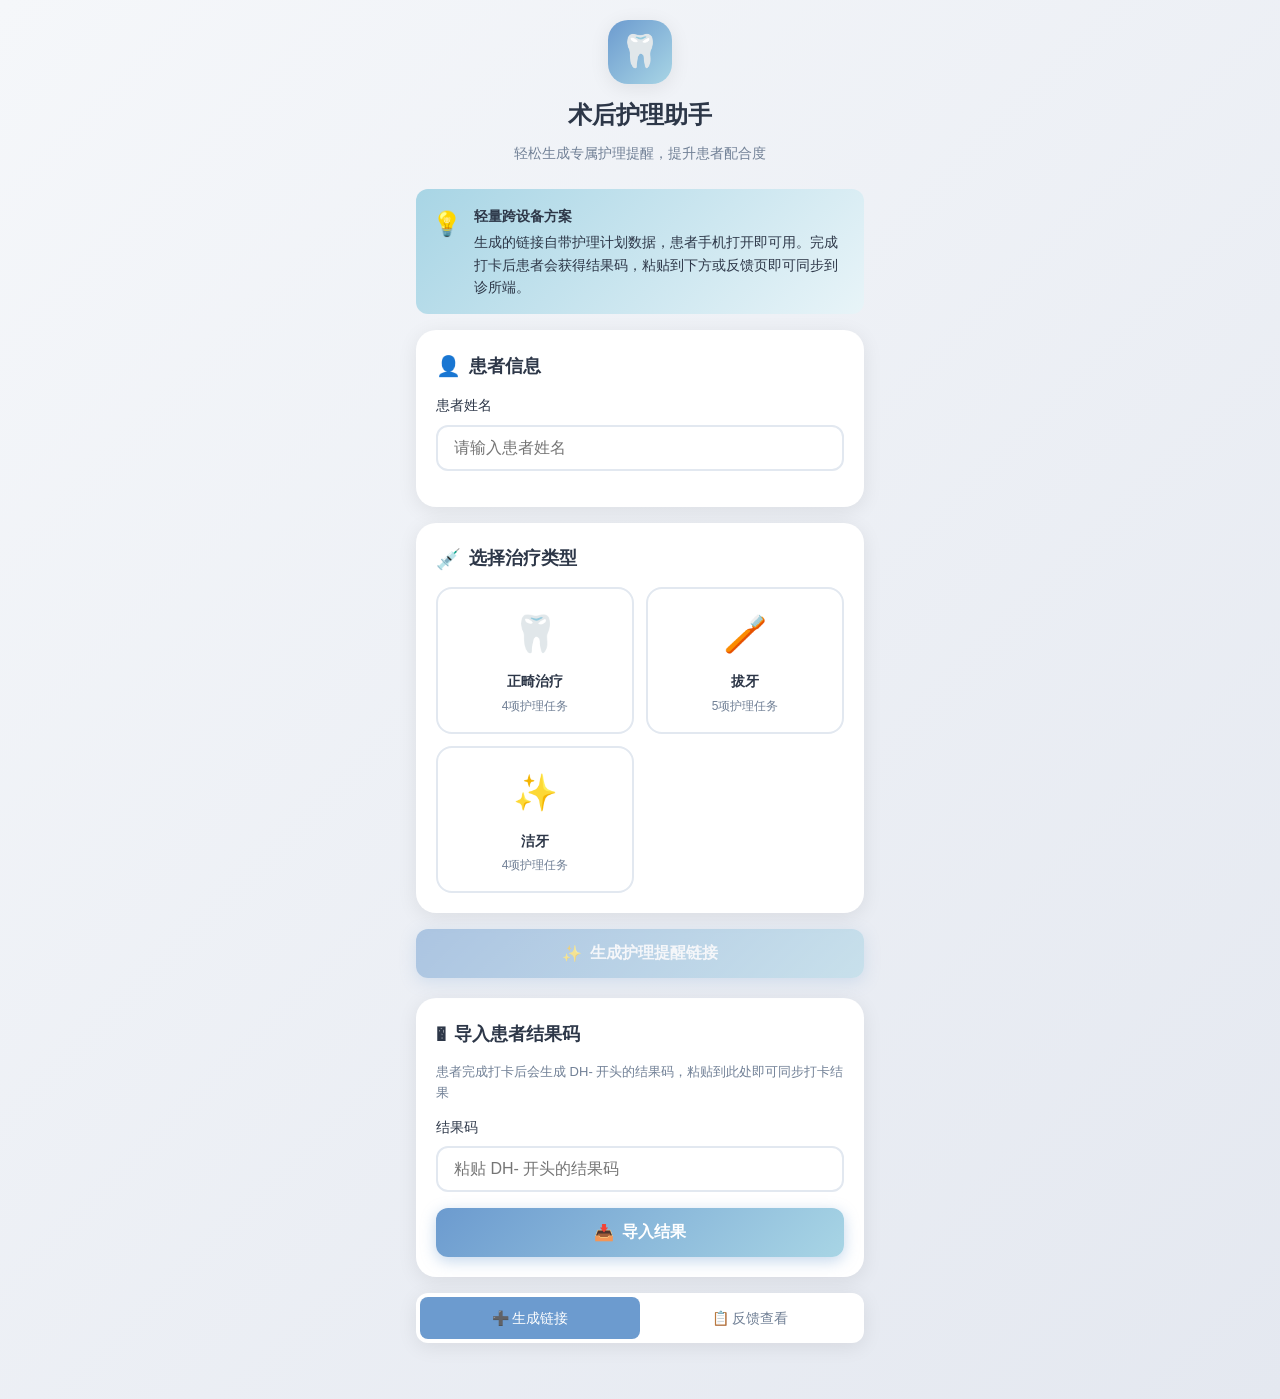
<file: index.html>
<!DOCTYPE html>
<html lang="zh-CN">
<head>
    <meta charset="UTF-8">
    <meta name="viewport" content="width=device-width, initial-scale=1.0">
    <title>牙科术后护理 - 诊所端</title>
    <link rel="stylesheet" href="css/style.css">
</head>
<body>
    <div class="container">
        <div class="header">
            <div class="logo">🦷</div>
            <h1>术后护理助手</h1>
            <p class="subtitle">轻松生成专属护理提醒，提升患者配合度</p>
        </div>

        <div class="tip-box">
            <span class="emoji">💡</span>
            <div class="content">
                <strong>轻量跨设备方案</strong>
                <span>生成的链接自带护理计划数据，患者手机打开即可用。完成打卡后患者会获得结果码，粘贴到下方或反馈页即可同步到诊所端。</span>
            </div>
        </div>

        <div class="card">
            <div class="card-title">
                <span class="icon">👤</span>
                患者信息
            </div>
            <div class="form-group">
                <label class="form-label" for="patientName">患者姓名</label>
                <input type="text" class="form-input" id="patientName" placeholder="请输入患者姓名" maxlength="20">
            </div>
        </div>

        <div class="card">
            <div class="card-title">
                <span class="icon">💉</span>
                选择治疗类型
            </div>
            <div class="treatment-options" id="treatmentOptions">
            </div>
        </div>

        <button class="btn btn-primary" id="generateBtn" disabled>
            <span>✨</span>
            生成护理提醒链接
        </button>

        <div id="linkResult" style="display: none;">
            <div class="card">
                <div class="card-title">
                    <span class="icon">🔗</span>
                    专属链接已生成
                </div>
                <p style="font-size: 14px; color: var(--text-light); margin-bottom: 12px;">
                    请将以下链接发送给患者（微信/短信），链接包含完整护理计划，任意设备打开均可使用
                </p>
                <div class="link-box">
                    <span class="link-text" id="linkText"></span>
                    <button class="btn-copy" id="copyBtn">复制链接</button>
                </div>
                <div style="display: flex; gap: 12px; margin-top: 12px;">
                    <button class="btn btn-secondary" id="openPatientBtn" style="flex: 1;">
                        <span>👁️</span>
                        预览患者页面
                    </button>
                </div>
            </div>
        </div>

        <div class="card" style="margin-top: 20px;">
            <div class="card-title">
                <span class="icon">�</span>
                导入患者结果码
            </div>
            <p style="font-size: 13px; color: var(--text-light); margin-bottom: 12px;">
                患者完成打卡后会生成 DH- 开头的结果码，粘贴到此处即可同步打卡结果
            </p>
            <div class="form-group">
                <label class="form-label" for="resultCodeInput">结果码</label>
                <input type="text" class="form-input" id="resultCodeInput" placeholder="粘贴 DH- 开头的结果码">
            </div>
            <button class="btn btn-primary" id="importBtn">
                <span>📥</span>
                导入结果
            </button>
        </div>

        <div class="nav-tabs">
            <div class="nav-tab active" id="navGenerate">
                <span>➕</span> 生成链接
            </div>
            <div class="nav-tab" id="navFeedback">
                <span>📋</span> 反馈查看
            </div>
        </div>
    </div>

    <div id="importModal" class="modal-overlay" style="display: none;">
        <div class="modal" id="importModalContent">
        </div>
    </div>

    <script src="js/app.js"></script>
    <script>
        let selectedTreatment = null;
        let generatedPlan = null;

        function initTreatmentOptions() {
            const container = document.getElementById('treatmentOptions');
            container.innerHTML = '';
            
            Object.entries(TREATMENT_TYPES).forEach(([key, treatment]) => {
                const card = document.createElement('div');
                card.className = 'treatment-card';
                card.dataset.type = key;
                card.innerHTML = `
                    <div class="emoji">${treatment.emoji}</div>
                    <div class="name">${treatment.name}</div>
                    <div style="font-size: 12px; color: var(--text-light); margin-top: 4px;">
                        ${treatment.tasks.length}项护理任务
                    </div>
                `;
                card.addEventListener('click', () => selectTreatment(key));
                container.appendChild(card);
            });
        }

        function selectTreatment(type) {
            selectedTreatment = type;
            document.querySelectorAll('.treatment-card').forEach(card => {
                card.classList.toggle('selected', card.dataset.type === type);
            });
            checkGenerateButton();
        }

        function checkGenerateButton() {
            const btn = document.getElementById('generateBtn');
            const name = document.getElementById('patientName').value.trim();
            btn.disabled = !selectedTreatment || !name;
        }

        function generateLink() {
            const patientName = document.getElementById('patientName').value.trim();
            if (!selectedTreatment || !patientName) return;

            generatedPlan = createCarePlan(selectedTreatment, patientName);
            const link = generatePatientLink(generatedPlan);
            
            document.getElementById('linkText').textContent = link;
            document.getElementById('linkResult').style.display = 'block';
            
            showSuccessModal();
        }

        function showSuccessModal() {
            const modal = document.createElement('div');
            modal.className = 'modal-overlay';
            modal.innerHTML = `
                <div class="modal">
                    <div class="emoji">🎉</div>
                    <h2>链接生成成功！</h2>
                    <p style="margin-bottom: 12px;">已为 <strong>${generatedPlan.patientName}</strong> 生成${generatedPlan.treatmentName}护理计划</p>
                    <p style="font-size: 13px; color: var(--text-light);">
                        链接已包含护理计划数据，发送给患者后任意设备均可打开
                    </p>
                    <div class="modal-buttons">
                        <button class="btn btn-secondary" id="modalClose">知道了</button>
                    </div>
                </div>
            `;
            document.body.appendChild(modal);
            
            document.getElementById('modalClose').addEventListener('click', () => {
                modal.remove();
            });
            
            modal.addEventListener('click', (e) => {
                if (e.target === modal) modal.remove();
            });
        }

        function copyLink() {
            const link = document.getElementById('linkText').textContent;
            copyToClipboard(link).then(() => {
                const btn = document.getElementById('copyBtn');
                btn.textContent = '已复制 ✓';
                btn.classList.add('copied');
                setTimeout(() => {
                    btn.textContent = '复制链接';
                    btn.classList.remove('copied');
                }, 2000);
            });
        }

        function openPatientPage() {
            if (generatedPlan) {
                window.open(generatePatientLink(generatedPlan), '_blank');
            }
        }

        function handleImport() {
            const code = document.getElementById('resultCodeInput').value.trim();
            if (!code) {
                showImportResult(false, '请输入结果码');
                return;
            }

            const result = importResultCode(code);
            showImportResult(result.success, result);
            document.getElementById('resultCodeInput').value = '';
        }

        function showImportResult(success, data) {
            const modal = document.getElementById('importModal');
            const content = document.getElementById('importModalContent');

            let html = '';
            if (success) {
                const icon = data.hasAbnormal ? '🚨' : '✅';
                const title = data.hasAbnormal ? '导入成功 - 含异常反馈' : '导入成功';
                html = `
                    <div class="emoji">${icon}</div>
                    <h2>${title}</h2>
                    <p style="margin-bottom: 12px;">
                        <strong>${data.patientName}</strong> · ${data.treatmentName}
                    </p>
                    <div style="text-align: left; background: var(--bg); border-radius: 12px; padding: 16px; margin-bottom: 16px;">
                        <div style="display: flex; justify-content: space-between; margin-bottom: 8px;">
                            <span style="color: var(--text-light);">打卡任务数</span>
                            <span style="font-weight: 600;">${data.totalCount} 项</span>
                        </div>
                        <div style="display: flex; justify-content: space-between; margin-bottom: 8px;">
                            <span style="color: var(--text-light);">新增记录</span>
                            <span style="font-weight: 600;">${data.newCount} 条</span>
                        </div>
                        <div style="display: flex; justify-content: space-between;">
                            <span style="color: var(--text-light);">异常反馈</span>
                            <span style="font-weight: 600; color: ${data.abnormalCount > 0 ? 'var(--danger)' : 'var(--success)'};">
                                ${data.abnormalCount} 条 ${data.abnormalCount > 0 ? '（待回访）' : ''}
                            </span>
                        </div>
                    </div>
                    <div class="modal-buttons">
                        <button class="btn btn-secondary" id="importModalClose">关闭</button>
                        <button class="btn btn-primary" id="importModalGo">查看反馈</button>
                    </div>
                `;
            } else {
                html = `
                    <div class="emoji">😕</div>
                    <h2>导入失败</h2>
                    <p>${typeof data === 'string' ? data : (data.message || '结果码格式无效，请检查后重试')}</p>
                    <div class="modal-buttons">
                        <button class="btn btn-primary" id="importModalClose">知道了</button>
                    </div>
                `;
            }

            content.innerHTML = html;
            modal.style.display = 'flex';

            document.getElementById('importModalClose').addEventListener('click', () => {
                modal.style.display = 'none';
            });

            if (success && document.getElementById('importModalGo')) {
                document.getElementById('importModalGo').addEventListener('click', () => {
                    window.location.href = 'feedback.html';
                });
            }

            modal.addEventListener('click', (e) => {
                if (e.target === modal) modal.style.display = 'none';
            });
        }

        function initDemoDataIfNeeded() {
            initDemoData();
        }

        document.addEventListener('DOMContentLoaded', () => {
            initTreatmentOptions();
            initDemoDataIfNeeded();
            
            document.getElementById('patientName').addEventListener('input', checkGenerateButton);
            document.getElementById('generateBtn').addEventListener('click', generateLink);
            document.getElementById('copyBtn').addEventListener('click', copyLink);
            document.getElementById('openPatientBtn').addEventListener('click', openPatientPage);
            document.getElementById('importBtn').addEventListener('click', handleImport);
            
            document.getElementById('navGenerate').classList.add('active');
            document.getElementById('navFeedback').addEventListener('click', () => {
                window.location.href = 'feedback.html';
            });

            requestNotificationPermission();
        });
    </script>
</body>
</html>
</file>
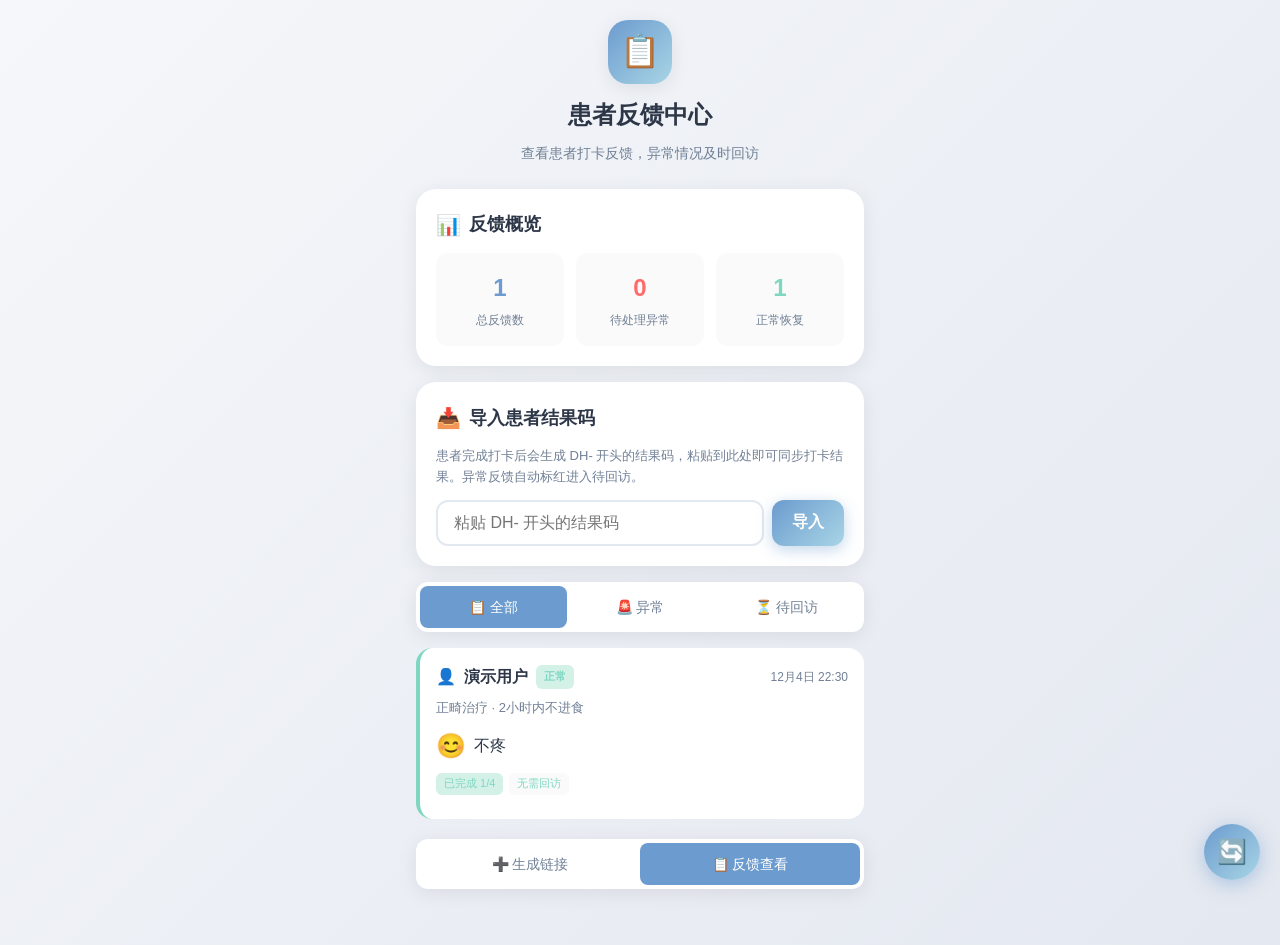
<file: feedback.html>
<!DOCTYPE html>
<html lang="zh-CN">
<head>
    <meta charset="UTF-8">
    <meta name="viewport" content="width=device-width, initial-scale=1.0">
    <title>患者反馈查看 - 诊所端</title>
    <link rel="stylesheet" href="css/style.css">
</head>
<body>
    <div class="container">
        <div class="header">
            <div class="logo">📋</div>
            <h1>患者反馈中心</h1>
            <p class="subtitle">查看患者打卡反馈，异常情况及时回访</p>
        </div>

        <div class="card">
            <div class="card-title">
                <span class="icon">📊</span>
                反馈概览
            </div>
            <div style="display: grid; grid-template-columns: repeat(3, 1fr); gap: 12px; text-align: center;">
                <div style="background: var(--bg); border-radius: 12px; padding: 16px;">
                    <div style="font-size: 24px; font-weight: 700; color: var(--primary);" id="totalCount">0</div>
                    <div style="font-size: 12px; color: var(--text-light); margin-top: 4px;">总反馈数</div>
                </div>
                <div style="background: var(--bg); border-radius: 12px; padding: 16px;">
                    <div style="font-size: 24px; font-weight: 700; color: var(--danger);" id="abnormalCount">0</div>
                    <div style="font-size: 12px; color: var(--text-light); margin-top: 4px;">待处理异常</div>
                </div>
                <div style="background: var(--bg); border-radius: 12px; padding: 16px;">
                    <div style="font-size: 24px; font-weight: 700; color: var(--success);" id="normalCount">0</div>
                    <div style="font-size: 12px; color: var(--text-light); margin-top: 4px;">正常恢复</div>
                </div>
            </div>
        </div>

        <div class="card">
            <div class="card-title">
                <span class="icon">📥</span>
                导入患者结果码
            </div>
            <p style="font-size: 13px; color: var(--text-light); margin-bottom: 12px;">
                患者完成打卡后会生成 DH- 开头的结果码，粘贴到此处即可同步打卡结果。异常反馈自动标红进入待回访。
            </p>
            <div style="display: flex; gap: 8px;">
                <input type="text" class="form-input" id="resultCodeInput" placeholder="粘贴 DH- 开头的结果码" style="flex: 1;">
                <button class="btn btn-primary" id="importBtn" style="width: auto; padding: 12px 20px;">
                    导入
                </button>
            </div>
        </div>

        <div class="nav-tabs">
            <div class="nav-tab active" data-filter="all">
                <span>📋</span> 全部
            </div>
            <div class="nav-tab" data-filter="abnormal">
                <span>🚨</span> 异常
            </div>
            <div class="nav-tab" data-filter="pending">
                <span>⏳</span> 待回访
            </div>
        </div>

        <div id="feedbackList">
        </div>

        <div id="emptyState" class="empty-state" style="display: none;">
            <div class="emoji">📭</div>
            <p>暂无患者反馈</p>
            <p style="font-size: 13px; margin-top: 8px;">生成护理计划后，患者打卡会在这里显示</p>
        </div>

        <div class="nav-tabs" style="margin-top: 20px;">
            <div class="nav-tab" id="navGenerate">
                <span>➕</span> 生成链接
            </div>
            <div class="nav-tab active" id="navFeedback">
                <span>📋</span> 反馈查看
            </div>
        </div>
    </div>

    <div id="detailModal" class="modal-overlay" style="display: none;">
        <div class="modal" style="max-width: 440px; text-align: left;">
            <div class="card-title" style="margin-bottom: 16px;">
                <span class="icon">🔍</span>
                反馈详情
            </div>
            <div id="detailContent">
            </div>
            <div class="modal-buttons" style="margin-top: 20px;">
                <button class="btn btn-secondary" id="closeDetailBtn">关闭</button>
                <button class="btn btn-primary" id="markReviewedBtn">标记已回访</button>
            </div>
        </div>
    </div>

    <button class="floating-btn" id="refreshBtn" title="刷新">🔄</button>

    <script src="js/app.js"></script>
    <script>
        let currentFilter = 'all';
        let selectedFeedbackId = null;

        function init() {
            renderOverview();
            renderFeedbackList();
            bindEvents();
        }

        function renderOverview() {
            const feedbacks = getAllFeedbacks();
            const total = feedbacks.length;
            const abnormal = feedbacks.filter(f => f.isAbnormal && !f.reviewed).length;
            const normal = feedbacks.filter(f => !f.isAbnormal).length;
            
            document.getElementById('totalCount').textContent = total;
            document.getElementById('abnormalCount').textContent = abnormal;
            document.getElementById('normalCount').textContent = normal;
        }

        function getFilteredFeedbacks() {
            let feedbacks = getAllFeedbacks();
            
            switch (currentFilter) {
                case 'abnormal':
                    feedbacks = feedbacks.filter(f => f.isAbnormal);
                    break;
                case 'pending':
                    feedbacks = feedbacks.filter(f => !f.reviewed);
                    break;
            }
            
            return feedbacks;
        }

        function renderFeedbackList() {
            const feedbacks = getFilteredFeedbacks();
            const container = document.getElementById('feedbackList');
            const emptyState = document.getElementById('emptyState');
            
            if (feedbacks.length === 0) {
                container.innerHTML = '';
                emptyState.style.display = 'block';
                return;
            }
            
            emptyState.style.display = 'none';
            container.innerHTML = '';
            
            feedbacks.forEach(feedback => {
                const feedbackOption = FEEDBACK_OPTIONS.find(f => f.id === feedback.feedback);
                const isAbnormal = feedback.isAbnormal;
                
                const card = document.createElement('div');
                card.className = `feedback-card ${isAbnormal && !feedback.reviewed ? 'abnormal' : ''}`;
                card.style.cursor = 'pointer';
                
                const badgeClass = isAbnormal ? 'abnormal' : 'normal';
                const badgeText = isAbnormal ? '需回访' : '正常';
                
                const statusText = feedback.reviewed ? '已回访' : (isAbnormal ? '待回访' : '无需回访');
                const statusColor = feedback.reviewed ? 'var(--text-light)' : (isAbnormal ? 'var(--danger)' : 'var(--success)');
                
                const carePlan = getCarePlan(feedback.carePlanId);
                const treatment = carePlan ? null : TREATMENT_TYPES[feedback.treatmentType];
                const totalCount = carePlan ? carePlan.tasks.length : (treatment ? treatment.tasks.length : '-');
                const completedCount = carePlan ? carePlan.tasks.filter(t => t.completed).length : '-';
                const task = carePlan ? carePlan.tasks.find(t => t.id === feedback.taskId) : null;
                
                card.innerHTML = `
                    <div class="feedback-header">
                        <div class="feedback-patient">
                            <span>👤</span>
                            <span>${feedback.patientName}</span>
                            <span class="feedback-badge ${badgeClass}">${badgeText}</span>
                        </div>
                        <div class="feedback-time">${formatDate(new Date(feedback.feedbackTime))}</div>
                    </div>
                    <div class="feedback-treatment">
                        ${feedback.treatmentName} · ${feedback.taskTitle}
                    </div>
                    <div style="display: flex; align-items: center; gap: 8px; margin-bottom: 8px;">
                        <span style="font-size: 24px;">${feedbackOption ? feedbackOption.emoji : '❓'}</span>
                        <span style="font-weight: 500;">${feedbackOption ? feedbackOption.label : '未知'}</span>
                    </div>
                    <div class="feedback-tasks">
                        <span class="task-tag completed">已完成 ${completedCount}/${totalCount}</span>
                        <span class="task-tag" style="color: ${statusColor};">${statusText}</span>
                    </div>
                    ${isAbnormal && !feedback.reviewed ? `
                        <div class="feedback-note">
                            ⚠️ 患者反馈${feedbackOption ? feedbackOption.label : '异常'}，请尽快回访
                        </div>
                    ` : ''}
                `;
                
                card.addEventListener('click', () => showDetail(feedback));
                container.appendChild(card);
            });
        }

        function showDetail(feedback) {
            selectedFeedbackId = feedback.id;
            const feedbackOption = FEEDBACK_OPTIONS.find(f => f.id === feedback.feedback);
            const carePlan = getCarePlan(feedback.carePlanId);
            
            const content = document.getElementById('detailContent');
            
            let tasksToShow = [];
            if (carePlan) {
                tasksToShow = carePlan.tasks;
            } else {
                const treatment = TREATMENT_TYPES[feedback.treatmentType];
                if (treatment) {
                    const startTime = new Date();
                    tasksToShow = buildCarePlanTasks(feedback.treatmentType, startTime);
                    const feedbacksForPlan = getAllFeedbacks().filter(f => f.carePlanId === feedback.carePlanId);
                    tasksToShow.forEach(task => {
                        const matchFb = feedbacksForPlan.find(f => f.taskId === task.id);
                        if (matchFb) {
                            task.completed = true;
                            task.feedback = matchFb.feedback;
                            task.feedbackTime = matchFb.feedbackTime;
                        }
                    });
                }
            }

            let tasksHtml = '';
            if (tasksToShow.length > 0) {
                tasksToShow.forEach(task => {
                    const taskFeedback = task.feedback ? FEEDBACK_OPTIONS.find(f => f.id === task.feedback) : null;
                    const statusText = task.completed ? '✓' : '○';
                    const feedbackText = taskFeedback ? `${taskFeedback.emoji} ${taskFeedback.label}` : '';
                    
                    tasksHtml += `
                        <div style="padding: 12px; background: var(--bg); border-radius: 8px; margin-bottom: 8px;">
                            <div style="display: flex; justify-content: space-between; align-items: center;">
                                <div style="font-weight: 500;">
                                    <span style="color: ${task.completed ? 'var(--success)' : 'var(--text-light)'};">${statusText}</span>
                                    ${task.title}
                                </div>
                                <span style="font-size: 12px; color: var(--text-light);">
                                    ${formatTime(new Date(task.taskTime))}
                                </span>
                            </div>
                            <div style="font-size: 12px; color: var(--text-light); margin-top: 4px;">
                                ${task.desc}
                            </div>
                            ${feedbackText ? `
                                <div style="font-size: 13px; margin-top: 8px; color: var(--text);">
                                    反馈：${feedbackText}
                                </div>
                            ` : ''}
                        </div>
                    `;
                });
            } else {
                tasksHtml = '<div style="color: var(--text-light); font-size: 13px;">无法获取护理计划详情</div>';
            }
            
            content.innerHTML = `
                <div style="margin-bottom: 16px; padding: 16px; background: var(--bg); border-radius: 12px;">
                    <div style="display: flex; align-items: center; gap: 8px; margin-bottom: 8px;">
                        <span style="font-size: 28px;">${feedbackOption ? feedbackOption.emoji : '❓'}</span>
                        <div>
                            <div style="font-weight: 600;">${feedbackOption ? feedbackOption.label : '未知'}</div>
                            <div style="font-size: 12px; color: var(--text-light);">
                                ${formatDate(new Date(feedback.feedbackTime))}
                            </div>
                        </div>
                    </div>
                    <div style="font-size: 14px; color: var(--text-light);">
                        👤 ${feedback.patientName} · ${feedback.treatmentName}
                    </div>
                    <div style="font-size: 14px; color: var(--text-light); margin-top: 4px;">
                        📋 ${feedback.taskTitle}
                    </div>
                    ${feedback.isAbnormal ? `
                        <div style="margin-top: 12px; padding: 10px; background: var(--danger-light); border-radius: 8px; color: var(--danger); font-size: 13px;">
                            ⚠️ 此反馈为异常情况，请尽快回访患者
                        </div>
                    ` : ''}
                    ${feedback.reviewed ? `
                        <div style="margin-top: 12px; padding: 10px; background: var(--success-light); border-radius: 8px; color: var(--success); font-size: 13px;">
                            ✓ 已标记为回访完成
                        </div>
                    ` : ''}
                </div>
                
                <div style="font-weight: 600; margin-bottom: 12px;">📋 全部护理任务</div>
                ${tasksHtml}
            `;
            
            const markBtn = document.getElementById('markReviewedBtn');
            markBtn.style.display = feedback.reviewed ? 'none' : 'flex';
            
            document.getElementById('detailModal').style.display = 'flex';
        }

        function closeDetail() {
            document.getElementById('detailModal').style.display = 'none';
            selectedFeedbackId = null;
        }

        function markAsReviewed() {
            if (!selectedFeedbackId) return;
            
            markFeedbackAsReviewed(selectedFeedbackId);
            renderOverview();
            renderFeedbackList();
            closeDetail();
            
            showToast('已标记为回访完成 ✓');
        }

        function showToast(message) {
            const toast = document.createElement('div');
            toast.style.cssText = `
                position: fixed;
                top: 20px;
                left: 50%;
                transform: translateX(-50%);
                background: var(--success);
                color: white;
                padding: 12px 24px;
                border-radius: 8px;
                font-size: 14px;
                font-weight: 500;
                z-index: 2000;
                box-shadow: 0 4px 20px rgba(0, 0, 0, 0.2);
                animation: toastIn 0.3s ease;
            `;
            toast.textContent = message;
            document.body.appendChild(toast);
            
            setTimeout(() => {
                toast.style.animation = 'toastOut 0.3s ease';
                setTimeout(() => toast.remove(), 300);
            }, 2000);
        }

        function bindEvents() {
            document.querySelectorAll('.nav-tab[data-filter]').forEach(tab => {
                tab.addEventListener('click', () => {
                    document.querySelectorAll('.nav-tab[data-filter]').forEach(t => t.classList.remove('active'));
                    tab.classList.add('active');
                    currentFilter = tab.dataset.filter;
                    renderFeedbackList();
                });
            });
            
            document.getElementById('navGenerate').addEventListener('click', () => {
                window.location.href = 'index.html';
            });
            
            document.getElementById('closeDetailBtn').addEventListener('click', closeDetail);
            document.getElementById('markReviewedBtn').addEventListener('click', markAsReviewed);
            
            document.getElementById('detailModal').addEventListener('click', (e) => {
                if (e.target.id === 'detailModal') closeDetail();
            });
            
            document.getElementById('refreshBtn').addEventListener('click', () => {
                renderOverview();
                renderFeedbackList();
                showToast('已刷新');
            });

            document.getElementById('importBtn').addEventListener('click', handleImport);
        }

        function handleImport() {
            const input = document.getElementById('resultCodeInput');
            const code = input.value.trim();
            if (!code) {
                showToast('请输入结果码');
                return;
            }

            const result = importResultCode(code);
            if (result.success) {
                renderOverview();
                renderFeedbackList();
                input.value = '';
                
                if (result.abnormalCount > 0) {
                    showToast(`导入成功！${result.patientName} 含${result.abnormalCount}条异常反馈 🚨`);
                } else {
                    showToast(`导入成功！${result.patientName} 的${result.newCount}条记录已同步 ✓`);
                }
            } else {
                showToast('导入失败：' + (result.message || '结果码格式无效'));
            }
        }

        document.addEventListener('DOMContentLoaded', init);
    </script>
    
    <style>
        @keyframes toastIn {
            from {
                opacity: 0;
                transform: translateX(-50%) translateY(-20px);
            }
            to {
                opacity: 1;
                transform: translateX(-50%) translateY(0);
            }
        }
        
        @keyframes toastOut {
            from {
                opacity: 1;
                transform: translateX(-50%) translateY(0);
            }
            to {
                opacity: 0;
                transform: translateX(-50%) translateY(-20px);
            }
        }
    </style>
</body>
</html>
</file>
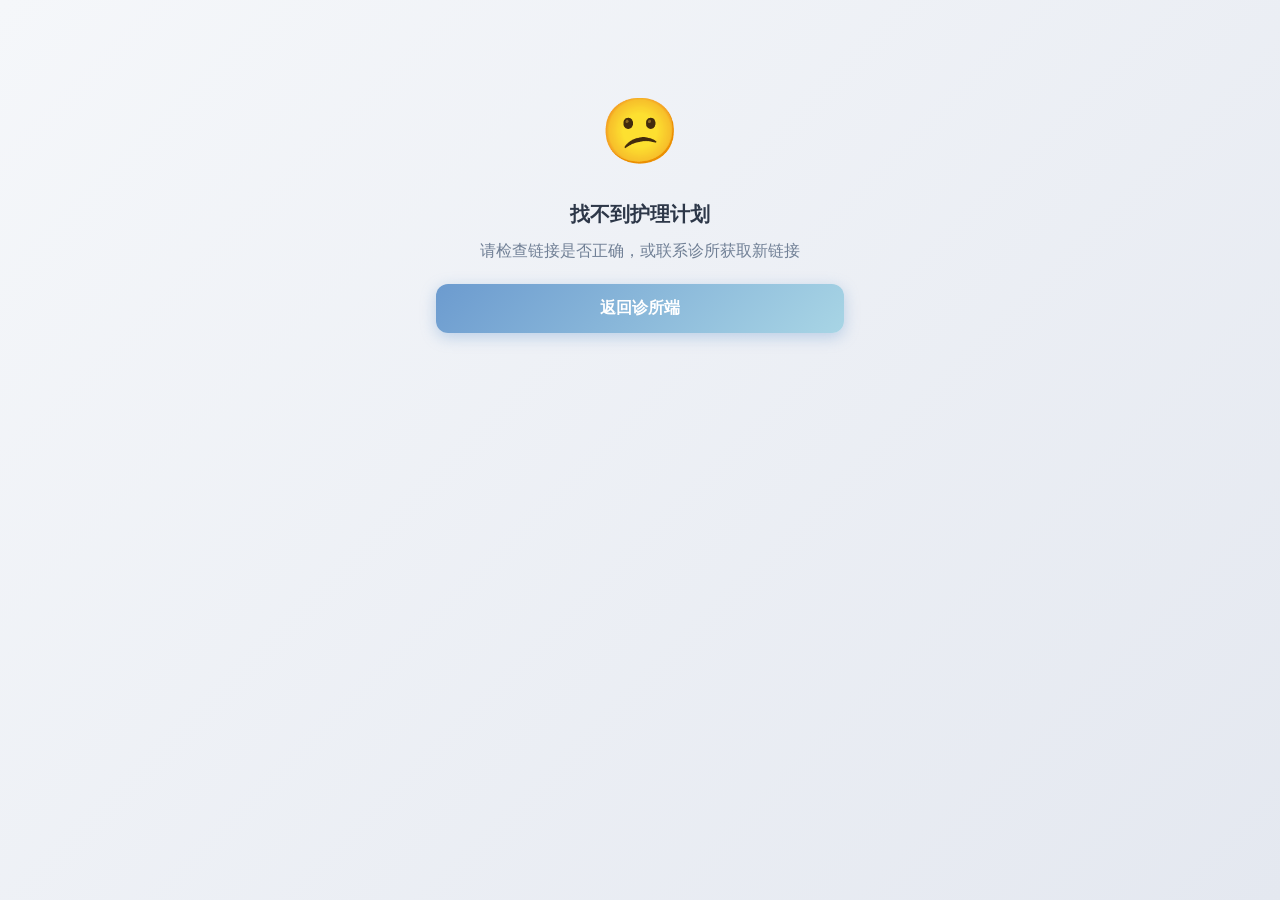
<file: patient.html>
<!DOCTYPE html>
<html lang="zh-CN">
<head>
    <meta charset="UTF-8">
    <meta name="viewport" content="width=device-width, initial-scale=1.0">
    <title>术后护理打卡 - 患者端</title>
    <link rel="stylesheet" href="css/style.css">
</head>
<body>
    <div class="container">
        <div id="loading" style="text-align: center; padding: 60px 20px;">
            <div style="font-size: 48px; margin-bottom: 16px;">⏳</div>
            <p>正在加载护理计划...</p>
        </div>

        <div id="error" style="display: none; text-align: center; padding: 60px 20px;">
            <div style="font-size: 64px; margin-bottom: 16px;">😕</div>
            <h2 style="font-size: 20px; margin-bottom: 8px;">找不到护理计划</h2>
            <p style="color: var(--text-light); margin-bottom: 20px;">请检查链接是否正确，或联系诊所获取新链接</p>
            <button class="btn btn-primary" onclick="window.location.href='index.html'">返回诊所端</button>
        </div>

        <div id="content" style="display: none;">
            <div class="header">
                <div class="logo" id="treatmentLogo">🦷</div>
                <h1 id="patientGreeting">你好，患者朋友</h1>
                <p class="subtitle" id="treatmentInfo">正畸治疗 · 术后护理</p>
            </div>

            <div class="tip-box">
                <span class="emoji">📤</span>
                <div class="content">
                    <strong>打卡完成记得回传结果码</strong>
                    <span>每次打卡后会生成 DH- 开头的结果码，复制发给诊所护士即可同步进度。异常情况诊所会主动联系你哦～</span>
                </div>
            </div>

            <div class="card">
                <div style="display: flex; justify-content: space-between; align-items: center; margin-bottom: 8px;">
                    <span style="font-size: 14px; font-weight: 600;">护理进度</span>
                    <span style="font-size: 14px; color: var(--text-light);" id="progressText">0/0</span>
                </div>
                <div class="progress-bar">
                    <div class="progress-fill" id="progressFill" style="width: 0%;"></div>
                </div>
                <p class="progress-text" id="progressTip">加油！完成所有任务就能更快恢复哦 💪</p>
            </div>

            <div class="tip-box" id="tipBox">
                <span class="emoji">💡</span>
                <div class="content">
                    <strong id="tipTitle">小提示</strong>
                    <span id="tipDesc">保持良好的护理习惯，恢复更快速！</span>
                </div>
            </div>

            <div id="currentTaskSection" style="display: none;">
                <div class="card">
                    <div class="card-title">
                        <span class="icon">⏰</span>
                        当前待打卡任务
                    </div>
                    <div class="task-card current" id="currentTaskCard">
                        <div class="task-header">
                            <div class="task-title">
                                <span id="currentTaskIcon">📌</span>
                                <span id="currentTaskTitle">任务名称</span>
                            </div>
                            <span class="task-time" id="currentTaskTime">已到时间</span>
                        </div>
                        <p class="task-desc" id="currentTaskDesc">任务描述</p>
                        
                        <p style="font-size: 14px; font-weight: 600; margin-bottom: 12px;">现在感觉怎么样？</p>
                        <div class="emoji-feedback" id="emojiFeedback">
                        </div>
                        
                        <button class="btn btn-success" id="submitBtn" disabled>
                            <span>✅</span>
                            完成打卡
                        </button>
                    </div>
                </div>
            </div>

            <div id="resultCodeSection" style="display: none;">
                <div class="card" style="border-left: 4px solid var(--primary);">
                    <div class="card-title">
                        <span class="icon">�</span>
                        回传给诊所的结果码
                    </div>
                    <p style="font-size: 13px; color: var(--text-light); margin-bottom: 12px;">
                        请复制下方结果码，通过微信/短信发送给诊所护士即可同步你的打卡进度
                    </p>
                    <div class="link-box">
                        <span class="link-text" id="resultCodeText" style="font-weight: 600; letter-spacing: 0.5px;"></span>
                        <button class="btn-copy" id="copyResultBtn">复制结果码</button>
                    </div>
                    <div id="resultCodeHint" style="margin-top: 12px; font-size: 13px;">
                    </div>
                </div>
            </div>

            <div class="card">
                <div class="card-title">
                    <span class="icon">�📋</span>
                    全部护理任务
                </div>
                <div id="allTasks">
                </div>
            </div>

            <div class="card">
                <div class="card-title">
                    <span class="icon">🗺️</span>
                    恢复时间线
                </div>
                <div class="timeline" id="timeline">
                </div>
            </div>

            <div class="card" style="text-align: center;">
                <p style="font-size: 13px; color: var(--text-light); margin-bottom: 8px;">
                    📞 如有紧急情况，请联系诊所
                </p>
                <p style="font-size: 16px; font-weight: 600; color: var(--primary);">
                    400-888-8888
                </p>
            </div>
        </div>
    </div>

    <script src="js/app.js"></script>
    <script>
        let carePlan = null;
        let selectedFeedback = null;
        let reminderInterval = null;

        const PLAN_STORAGE_PREFIX = 'patient_plan_';

        function getStorageKey(planId) {
            return PLAN_STORAGE_PREFIX + planId;
        }

        function loadPlanProgress(plan) {
            try {
                const saved = getFromStorage(getStorageKey(plan.id));
                if (saved && saved.tasks) {
                    plan.tasks = saved.tasks;
                    plan.patientLoaded = true;
                }
            } catch (e) {}
            return plan;
        }

        function savePlanProgress(plan) {
            try {
                saveToStorage(getStorageKey(plan.id), { tasks: plan.tasks });
            } catch (e) {}
        }

        function init() {
            carePlan = getCarePlanFromUrlParams();

            if (!carePlan) {
                document.getElementById('loading').style.display = 'none';
                document.getElementById('error').style.display = 'block';
                return;
            }

            carePlan = loadPlanProgress(carePlan);

            document.getElementById('loading').style.display = 'none';
            document.getElementById('content').style.display = 'block';
            
            renderPatientInfo();
            renderProgress();
            renderTip();
            renderCurrentTask();
            renderAllTasks();
            renderTimeline();
            renderResultCode();
            initEmojiFeedback();
            
            startReminderCheck();
            requestNotificationPermission();
        }

        function renderPatientInfo() {
            document.getElementById('treatmentLogo').textContent = carePlan.treatmentEmoji;
            document.getElementById('patientGreeting').textContent = `你好，${carePlan.patientName} 👋`;
            document.getElementById('treatmentInfo').textContent = `${carePlan.treatmentName} · 术后护理`;
        }

        function renderProgress() {
            const progress = getProgress(carePlan);
            document.getElementById('progressText').textContent = `${progress.completed}/${progress.total}`;
            document.getElementById('progressFill').style.width = `${progress.percentage}%`;
            
            if (progress.percentage === 100) {
                document.getElementById('progressTip').textContent = '太棒了！你已完成所有护理任务 🎉';
            } else if (progress.percentage >= 50) {
                document.getElementById('progressTip').textContent = '已经完成一半了，继续加油！💪';
            } else {
                document.getElementById('progressTip').textContent = '新的护理计划开始啦，一起加油！✨';
            }
        }

        function renderTip() {
            const tip = getNextTip(carePlan);
            document.getElementById('tipBox').querySelector('.emoji').textContent = tip.emoji;
            document.getElementById('tipTitle').textContent = tip.title;
            document.getElementById('tipDesc').textContent = tip.desc;
        }

        function renderCurrentTask() {
            const currentTask = getCurrentTask(carePlan);
            const section = document.getElementById('currentTaskSection');
            
            if (!currentTask) {
                section.style.display = 'none';
                return;
            }
            
            section.style.display = 'block';
            document.getElementById('currentTaskTitle').textContent = currentTask.title;
            document.getElementById('currentTaskDesc').textContent = currentTask.desc;
            document.getElementById('currentTaskTime').textContent = getTimeRemaining(new Date(currentTask.taskTime));
            
            if (currentTask.critical) {
                document.getElementById('currentTaskIcon').textContent = '⚠️';
            } else {
                document.getElementById('currentTaskIcon').textContent = '📌';
            }
            
            selectedFeedback = null;
            document.getElementById('submitBtn').disabled = true;
            updateEmojiSelection();
        }

        function renderAllTasks() {
            const container = document.getElementById('allTasks');
            container.innerHTML = '';
            
            carePlan.tasks.forEach((task) => {
                const status = getTaskStatus(task);
                const card = document.createElement('div');
                card.className = `task-card ${status}`;
                
                let statusHtml = '';
                if (status === 'completed') {
                    const feedback = FEEDBACK_OPTIONS.find(f => f.id === task.feedback);
                    statusHtml = `
                        <div class="task-status">
                            <span>✓ 已完成</span>
                            ${feedback ? `<span>${feedback.emoji} ${feedback.label}</span>` : ''}
                        </div>
                    `;
                } else if (status === 'current') {
                    statusHtml = `<div style="color: var(--warning); font-size: 13px; font-weight: 500;">⏰ 待打卡</div>`;
                } else {
                    statusHtml = `<div style="color: var(--text-light); font-size: 13px;">🕐 ${getTimeRemaining(new Date(task.taskTime))}</div>`;
                }
                
                card.innerHTML = `
                    <div class="task-header">
                        <div class="task-title">
                            <span>${task.critical ? '⚠️' : '📌'}</span>
                            <span>${task.title}</span>
                        </div>
                        <span class="task-time">${formatTime(new Date(task.taskTime))}</span>
                    </div>
                    <p class="task-desc">${task.desc}</p>
                    ${statusHtml}
                `;
                
                container.appendChild(card);
            });
        }

        function renderTimeline() {
            const container = document.getElementById('timeline');
            container.innerHTML = '';
            
            carePlan.tasks.forEach(task => {
                const status = getTaskStatus(task);
                const item = document.createElement('div');
                item.className = `timeline-item ${status}`;
                
                const feedback = FEEDBACK_OPTIONS.find(f => f.id === task.feedback);
                let feedbackHtml = '';
                if (feedback) {
                    feedbackHtml = `<div style="font-size: 12px; color: var(--text-light); margin-top: 4px;">反馈：${feedback.emoji} ${feedback.label}</div>`;
                }
                
                item.innerHTML = `
                    <div class="timeline-time">${formatTime(new Date(task.taskTime))}</div>
                    <div class="timeline-title">${task.title}</div>
                    <div class="timeline-desc">${task.desc}</div>
                    ${feedbackHtml}
                `;
                
                container.appendChild(item);
            });
        }

        function initEmojiFeedback() {
            const container = document.getElementById('emojiFeedback');
            container.innerHTML = '';
            
            FEEDBACK_OPTIONS.forEach(option => {
                const div = document.createElement('div');
                div.className = 'emoji-option';
                div.dataset.feedback = option.id;
                div.innerHTML = `
                    <div class="emoji">${option.emoji}</div>
                    <div class="label">${option.label}</div>
                `;
                div.addEventListener('click', () => selectFeedback(option.id));
                container.appendChild(div);
            });
        }

        function selectFeedback(feedbackId) {
            selectedFeedback = feedbackId;
            updateEmojiSelection();
            document.getElementById('submitBtn').disabled = false;
        }

        function updateEmojiSelection() {
            document.querySelectorAll('.emoji-option').forEach(option => {
                option.classList.toggle('selected', option.dataset.feedback === selectedFeedback);
            });
        }

        function submitTask() {
            if (!selectedFeedback) return;
            
            const currentTask = getCurrentTask(carePlan);
            if (!currentTask) return;
            
            carePlan = updateLocalPlanTask(carePlan, currentTask.id, selectedFeedback);
            savePlanProgress(carePlan);

            try {
                updateTaskStatus(carePlan.id, currentTask.id, selectedFeedback);
            } catch (e) {}
            
            showSubmitModal(currentTask, selectedFeedback);
            
            renderProgress();
            renderTip();
            renderCurrentTask();
            renderAllTasks();
            renderTimeline();
            renderResultCode();
        }

        function renderResultCode() {
            const section = document.getElementById('resultCodeSection');
            const completedCount = carePlan.tasks.filter(t => t.completed).length;
            
            if (completedCount === 0) {
                section.style.display = 'none';
                return;
            }

            section.style.display = 'block';
            const resultCode = generateResultCode(carePlan);
            document.getElementById('resultCodeText').textContent = resultCode;

            const hasAbnormal = carePlan.tasks.some(t => t.completed && isAbnormalFeedback(t.feedback));
            const hint = document.getElementById('resultCodeHint');
            
            if (hasAbnormal) {
                hint.innerHTML = `
                    <div style="padding: 10px; background: var(--danger-light); border-radius: 8px; color: var(--danger);">
                        ⚠️ 检测到异常反馈，诊所医护人员会尽快联系你。请放心，也可直接拨打上方电话。
                    </div>
                `;
            } else if (completedCount === carePlan.tasks.length) {
                hint.innerHTML = `
                    <div style="padding: 10px; background: var(--success-light); border-radius: 8px; color: var(--success);">
                        🎉 太棒了！所有护理任务已完成，把结果码发给诊所就大功告成啦～
                    </div>
                `;
            } else {
                hint.innerHTML = `
                    <div style="padding: 10px; background: var(--warning-light); border-radius: 8px; color: #B7791F;">
                        ✨ 已完成 ${completedCount}/${carePlan.tasks.length} 项任务。你可以随时复制此结果码发给诊所，后续打卡会生成新的结果码。
                    </div>
                `;
            }
        }

        function copyResultCode() {
            const code = document.getElementById('resultCodeText').textContent;
            copyToClipboard(code).then(() => {
                const btn = document.getElementById('copyResultBtn');
                btn.textContent = '已复制 ✓';
                btn.classList.add('copied');
                setTimeout(() => {
                    btn.textContent = '复制结果码';
                    btn.classList.remove('copied');
                }, 2000);
            });
        }

        function showSubmitModal(task, feedbackId) {
            const feedback = FEEDBACK_OPTIONS.find(f => f.id === feedbackId);
            const isAbnormal = isAbnormalFeedback(feedbackId);
            const resultCode = generateResultCode(carePlan);
            
            let title, emoji, desc;
            
            if (isAbnormal) {
                title = '感谢反馈，我们会联系你！';
                emoji = '🙏';
                desc = `已收到你的反馈（${feedback.emoji} ${feedback.label}），诊所医护人员看到结果码后会尽快联系你。`;
            } else {
                title = '打卡成功！';
                emoji = '🎉';
                desc = `太棒了！${feedback.emoji} ${feedback.label}，继续保持，你做得很好！`;
            }
            
            const modal = document.createElement('div');
            modal.className = 'modal-overlay';
            modal.innerHTML = `
                <div class="modal">
                    <div class="emoji">${emoji}</div>
                    <h2>${title}</h2>
                    <p style="margin-bottom: 16px;">${desc}</p>
                    
                    <div style="text-align: left; background: var(--bg); border-radius: 12px; padding: 16px; margin-bottom: 16px;">
                        <div style="font-size: 13px; font-weight: 600; margin-bottom: 8px;">📤 回传结果码（发给诊所）</div>
                        <div style="display: flex; gap: 8px; align-items: center;">
                            <span style="flex: 1; font-size: 12px; font-family: monospace; color: var(--text-light); word-break: break-all;">${resultCode}</span>
                            <button class="btn-copy" id="modalCopyBtn" style="flex-shrink: 0;">复制</button>
                        </div>
                    </div>
                    
                    <div class="modal-buttons">
                        <button class="btn btn-primary" id="modalOk">好的</button>
                    </div>
                </div>
            `;
            document.body.appendChild(modal);
            
            document.getElementById('modalCopyBtn').addEventListener('click', () => {
                copyToClipboard(resultCode).then(() => {
                    const btn = document.getElementById('modalCopyBtn');
                    btn.textContent = '已复制 ✓';
                    btn.classList.add('copied');
                    setTimeout(() => {
                        btn.textContent = '复制';
                        btn.classList.remove('copied');
                    }, 2000);
                });
            });
            
            document.getElementById('modalOk').addEventListener('click', () => {
                modal.remove();
            });
            
            modal.addEventListener('click', (e) => {
                if (e.target === modal) modal.remove();
            });
        }

        function startReminderCheck() {
            checkTaskReminders(carePlan);
            reminderInterval = setInterval(() => {
                checkTaskReminders(carePlan);
                renderCurrentTask();
                renderAllTasks();
            }, 60000);
        }

        document.addEventListener('DOMContentLoaded', () => {
            init();
            document.getElementById('submitBtn').addEventListener('click', submitTask);
            document.getElementById('copyResultBtn').addEventListener('click', copyResultCode);
        });

        window.addEventListener('beforeunload', () => {
            if (reminderInterval) {
                clearInterval(reminderInterval);
            }
        });
    </script>
</body>
</html>
</file>
<file: css/style.css>
* {
    margin: 0;
    padding: 0;
    box-sizing: border-box;
}

:root {
    --primary: #6C9BCF;
    --primary-light: #A8D5E5;
    --accent: #FF8A8A;
    --accent-light: #FFD3D3;
    --success: #7ED7C1;
    --success-light: #D4F1E8;
    --warning: #FFD966;
    --warning-light: #FFF4CC;
    --danger: #FF6B6B;
    --danger-light: #FFE0E0;
    --bg: #FAFAFA;
    --card: #FFFFFF;
    --text: #2D3748;
    --text-light: #718096;
    --border: #E2E8F0;
    --shadow: 0 4px 20px rgba(0, 0, 0, 0.08);
    --shadow-hover: 0 8px 30px rgba(0, 0, 0, 0.12);
}

body {
    font-family: -apple-system, BlinkMacSystemFont, "Segoe UI", "PingFang SC", "Hiragino Sans GB", "Microsoft YaHei", sans-serif;
    background: linear-gradient(135deg, #f5f7fa 0%, #e4e8f0 100%);
    min-height: 100vh;
    color: var(--text);
    line-height: 1.6;
}

.container {
    max-width: 480px;
    margin: 0 auto;
    padding: 20px 16px 40px;
    min-height: 100vh;
}

.header {
    text-align: center;
    margin-bottom: 24px;
}

.header h1 {
    font-size: 24px;
    font-weight: 700;
    color: var(--text);
    margin-bottom: 8px;
}

.header .subtitle {
    font-size: 14px;
    color: var(--text-light);
}

.logo {
    width: 64px;
    height: 64px;
    margin: 0 auto 12px;
    background: linear-gradient(135deg, var(--primary), var(--primary-light));
    border-radius: 20px;
    display: flex;
    align-items: center;
    justify-content: center;
    font-size: 32px;
    box-shadow: var(--shadow);
}

.card {
    background: var(--card);
    border-radius: 20px;
    padding: 20px;
    margin-bottom: 16px;
    box-shadow: var(--shadow);
    transition: transform 0.2s, box-shadow 0.2s;
}

.card:hover {
    transform: translateY(-2px);
    box-shadow: var(--shadow-hover);
}

.card-title {
    font-size: 18px;
    font-weight: 600;
    margin-bottom: 12px;
    display: flex;
    align-items: center;
    gap: 8px;
}

.card-title .icon {
    font-size: 20px;
}

.form-group {
    margin-bottom: 16px;
}

.form-label {
    display: block;
    font-size: 14px;
    font-weight: 500;
    margin-bottom: 8px;
    color: var(--text);
}

.form-input {
    width: 100%;
    padding: 12px 16px;
    border: 2px solid var(--border);
    border-radius: 12px;
    font-size: 16px;
    transition: border-color 0.2s, box-shadow 0.2s;
    background: var(--card);
}

.form-input:focus {
    outline: none;
    border-color: var(--primary);
    box-shadow: 0 0 0 3px rgba(108, 155, 207, 0.2);
}

.treatment-options {
    display: grid;
    grid-template-columns: repeat(2, 1fr);
    gap: 12px;
}

.treatment-card {
    background: var(--card);
    border: 2px solid var(--border);
    border-radius: 16px;
    padding: 16px;
    text-align: center;
    cursor: pointer;
    transition: all 0.2s;
}

.treatment-card:hover {
    border-color: var(--primary);
    transform: translateY(-2px);
}

.treatment-card.selected {
    border-color: var(--primary);
    background: var(--primary-light);
}

.treatment-card .emoji {
    font-size: 36px;
    margin-bottom: 8px;
}

.treatment-card .name {
    font-size: 14px;
    font-weight: 600;
}

.btn {
    width: 100%;
    padding: 14px 24px;
    border: none;
    border-radius: 12px;
    font-size: 16px;
    font-weight: 600;
    cursor: pointer;
    transition: all 0.2s;
    display: flex;
    align-items: center;
    justify-content: center;
    gap: 8px;
}

.btn-primary {
    background: linear-gradient(135deg, var(--primary), var(--primary-light));
    color: white;
    box-shadow: 0 4px 15px rgba(108, 155, 207, 0.4);
}

.btn-primary:hover {
    transform: translateY(-2px);
    box-shadow: 0 6px 20px rgba(108, 155, 207, 0.5);
}

.btn-primary:disabled {
    opacity: 0.5;
    cursor: not-allowed;
    transform: none;
}

.btn-secondary {
    background: var(--border);
    color: var(--text);
}

.btn-secondary:hover {
    background: #CBD5E0;
}

.btn-success {
    background: linear-gradient(135deg, var(--success), #5CB8A0);
    color: white;
    box-shadow: 0 4px 15px rgba(126, 215, 193, 0.4);
}

.btn-success:hover {
    transform: translateY(-2px);
    box-shadow: 0 6px 20px rgba(126, 215, 193, 0.5);
}

.link-box {
    background: var(--bg);
    border-radius: 12px;
    padding: 16px;
    margin-top: 16px;
    display: flex;
    gap: 12px;
    align-items: center;
}

.link-box .link-text {
    flex: 1;
    font-size: 13px;
    color: var(--text-light);
    word-break: break-all;
    font-family: monospace;
}

.btn-copy {
    padding: 8px 16px;
    background: var(--primary);
    color: white;
    border: none;
    border-radius: 8px;
    font-size: 13px;
    font-weight: 500;
    cursor: pointer;
    white-space: nowrap;
    transition: background 0.2s;
}

.btn-copy:hover {
    background: #5A8AB8;
}

.btn-copy.copied {
    background: var(--success);
}

.task-card {
    background: var(--card);
    border-radius: 16px;
    padding: 16px;
    margin-bottom: 12px;
    border-left: 4px solid var(--primary);
    transition: all 0.3s;
    position: relative;
    overflow: hidden;
}

.task-card.completed {
    border-left-color: var(--success);
    background: var(--success-light);
    opacity: 0.8;
}

.task-card.current {
    border-left-color: var(--warning);
    background: var(--warning-light);
    animation: pulse 2s infinite;
}

@keyframes pulse {
    0%, 100% { box-shadow: 0 0 0 0 rgba(255, 217, 102, 0.4); }
    50% { box-shadow: 0 0 0 10px rgba(255, 217, 102, 0); }
}

.task-card.pending {
    border-left-color: var(--border);
    opacity: 0.7;
}

.task-header {
    display: flex;
    justify-content: space-between;
    align-items: center;
    margin-bottom: 8px;
}

.task-title {
    font-size: 16px;
    font-weight: 600;
    display: flex;
    align-items: center;
    gap: 8px;
}

.task-time {
    font-size: 12px;
    color: var(--text-light);
    background: var(--bg);
    padding: 4px 8px;
    border-radius: 8px;
}

.task-desc {
    font-size: 14px;
    color: var(--text-light);
    margin-bottom: 12px;
}

.task-status {
    display: flex;
    align-items: center;
    gap: 8px;
    font-size: 13px;
    color: var(--success);
    font-weight: 500;
}

.emoji-feedback {
    display: grid;
    grid-template-columns: repeat(4, 1fr);
    gap: 8px;
    margin-bottom: 16px;
}

.emoji-option {
    display: flex;
    flex-direction: column;
    align-items: center;
    padding: 12px 8px;
    background: var(--card);
    border: 2px solid var(--border);
    border-radius: 12px;
    cursor: pointer;
    transition: all 0.2s;
}

.emoji-option:hover {
    border-color: var(--primary);
    transform: scale(1.05);
}

.emoji-option.selected {
    border-color: var(--primary);
    background: var(--primary-light);
    transform: scale(1.05);
}

.emoji-option .emoji {
    font-size: 32px;
    margin-bottom: 4px;
}

.emoji-option .label {
    font-size: 12px;
    font-weight: 500;
    text-align: center;
}

.progress-bar {
    height: 8px;
    background: var(--border);
    border-radius: 4px;
    overflow: hidden;
    margin-bottom: 8px;
}

.progress-fill {
    height: 100%;
    background: linear-gradient(90deg, var(--primary), var(--success));
    border-radius: 4px;
    transition: width 0.5s ease;
}

.progress-text {
    font-size: 13px;
    color: var(--text-light);
    text-align: center;
    margin-bottom: 16px;
}

.feedback-card {
    background: var(--card);
    border-radius: 16px;
    padding: 16px;
    margin-bottom: 12px;
    border-left: 4px solid var(--success);
}

.feedback-card.abnormal {
    border-left-color: var(--danger);
    background: var(--danger-light);
}

.feedback-header {
    display: flex;
    justify-content: space-between;
    align-items: center;
    margin-bottom: 8px;
}

.feedback-patient {
    font-weight: 600;
    display: flex;
    align-items: center;
    gap: 8px;
}

.feedback-badge {
    font-size: 11px;
    padding: 3px 8px;
    border-radius: 6px;
    font-weight: 600;
}

.feedback-badge.normal {
    background: var(--success-light);
    color: var(--success);
}

.feedback-badge.abnormal {
    background: var(--danger);
    color: white;
    animation: blink 1s infinite;
}

@keyframes blink {
    0%, 100% { opacity: 1; }
    50% { opacity: 0.7; }
}

.feedback-time {
    font-size: 12px;
    color: var(--text-light);
}

.feedback-treatment {
    font-size: 13px;
    color: var(--text-light);
    margin-bottom: 8px;
}

.feedback-tasks {
    display: flex;
    flex-wrap: wrap;
    gap: 6px;
    margin-bottom: 8px;
}

.task-tag {
    font-size: 11px;
    padding: 2px 8px;
    background: var(--bg);
    border-radius: 6px;
    color: var(--text-light);
}

.task-tag.completed {
    background: var(--success-light);
    color: var(--success);
}

.task-tag.pending {
    background: var(--warning-light);
    color: #B7791F;
}

.feedback-note {
    font-size: 13px;
    color: var(--danger);
    font-weight: 500;
    padding: 8px;
    background: rgba(255, 107, 107, 0.1);
    border-radius: 8px;
    margin-top: 8px;
}

.empty-state {
    text-align: center;
    padding: 60px 20px;
    color: var(--text-light);
}

.empty-state .emoji {
    font-size: 64px;
    margin-bottom: 16px;
}

.empty-state p {
    font-size: 14px;
}

.nav-tabs {
    display: flex;
    background: var(--card);
    border-radius: 12px;
    padding: 4px;
    margin-bottom: 16px;
    box-shadow: var(--shadow);
}

.nav-tab {
    flex: 1;
    padding: 10px;
    text-align: center;
    border-radius: 8px;
    font-size: 14px;
    font-weight: 500;
    cursor: pointer;
    transition: all 0.2s;
    color: var(--text-light);
}

.nav-tab.active {
    background: var(--primary);
    color: white;
}

.modal-overlay {
    position: fixed;
    top: 0;
    left: 0;
    right: 0;
    bottom: 0;
    background: rgba(0, 0, 0, 0.5);
    display: flex;
    align-items: center;
    justify-content: center;
    z-index: 1000;
    padding: 20px;
}

.modal {
    background: var(--card);
    border-radius: 20px;
    padding: 24px;
    max-width: 400px;
    width: 100%;
    text-align: center;
    animation: modalIn 0.3s ease;
}

@keyframes modalIn {
    from {
        opacity: 0;
        transform: scale(0.9);
    }
    to {
        opacity: 1;
        transform: scale(1);
    }
}

.modal .emoji {
    font-size: 64px;
    margin-bottom: 16px;
}

.modal h2 {
    font-size: 20px;
    margin-bottom: 8px;
}

.modal p {
    color: var(--text-light);
    margin-bottom: 20px;
}

.modal-buttons {
    display: flex;
    gap: 12px;
}

.modal-buttons .btn {
    flex: 1;
}

.timeline {
    position: relative;
    padding-left: 30px;
}

.timeline::before {
    content: '';
    position: absolute;
    left: 10px;
    top: 0;
    bottom: 0;
    width: 2px;
    background: var(--border);
}

.timeline-item {
    position: relative;
    padding-bottom: 20px;
}

.timeline-item::before {
    content: '';
    position: absolute;
    left: -24px;
    top: 4px;
    width: 12px;
    height: 12px;
    border-radius: 50%;
    background: var(--border);
    border: 2px solid var(--card);
    z-index: 1;
}

.timeline-item.completed::before {
    background: var(--success);
}

.timeline-item.current::before {
    background: var(--warning);
    box-shadow: 0 0 0 4px rgba(255, 217, 102, 0.3);
}

.timeline-time {
    font-size: 12px;
    color: var(--text-light);
    margin-bottom: 4px;
}

.timeline-title {
    font-size: 14px;
    font-weight: 600;
    margin-bottom: 4px;
}

.timeline-desc {
    font-size: 13px;
    color: var(--text-light);
}

.tip-box {
    background: linear-gradient(135deg, var(--primary-light), #E8F4F8);
    border-radius: 12px;
    padding: 16px;
    margin-bottom: 16px;
    display: flex;
    gap: 12px;
    align-items: flex-start;
}

.tip-box .emoji {
    font-size: 24px;
    flex-shrink: 0;
}

.tip-box .content {
    font-size: 14px;
    color: var(--text);
}

.tip-box .content strong {
    display: block;
    margin-bottom: 4px;
}

.floating-btn {
    position: fixed;
    bottom: 20px;
    right: 20px;
    width: 56px;
    height: 56px;
    border-radius: 50%;
    background: linear-gradient(135deg, var(--primary), var(--primary-light));
    color: white;
    border: none;
    font-size: 24px;
    cursor: pointer;
    box-shadow: 0 4px 20px rgba(108, 155, 207, 0.5);
    transition: all 0.2s;
    z-index: 100;
}

.floating-btn:hover {
    transform: scale(1.1);
    box-shadow: 0 6px 25px rgba(108, 155, 207, 0.6);
}

@media (max-width: 480px) {
    .container {
        padding: 16px 12px 30px;
    }
    
    .treatment-options {
        grid-template-columns: 1fr;
    }
    
    .emoji-feedback {
        gap: 6px;
    }
    
    .emoji-option .emoji {
        font-size: 28px;
    }
}
</file>
